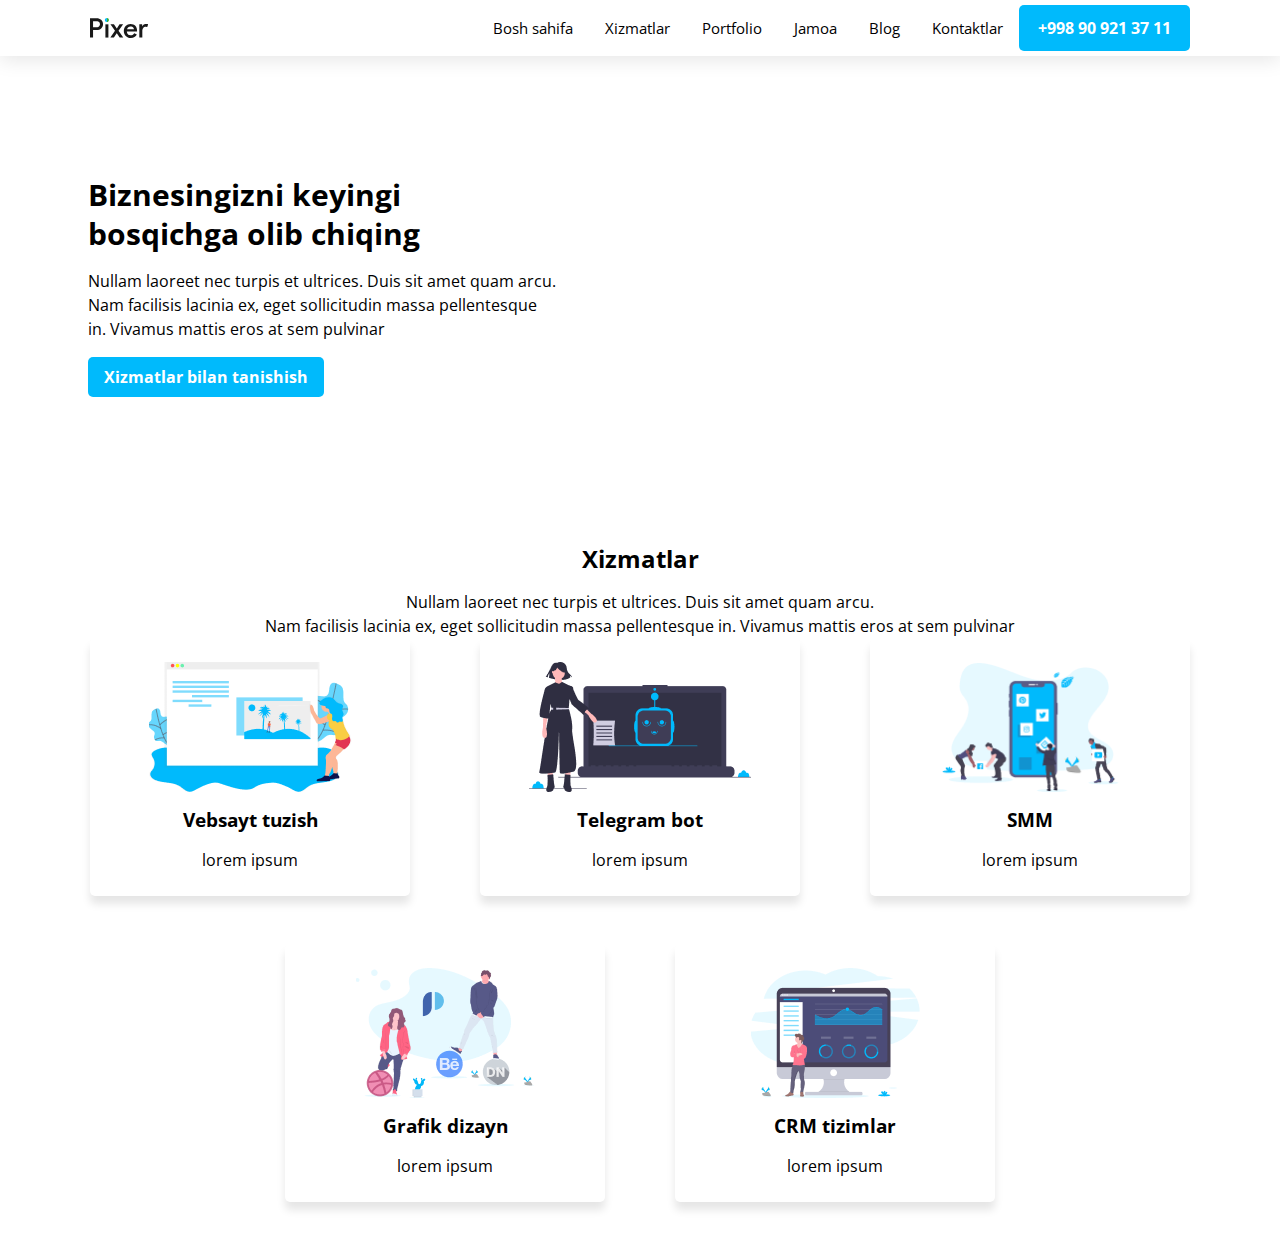
<file: index.html>
<!DOCTYPE html>
<html lang="en">
  <head>
    <meta charset="UTF-8" />
    <meta name="viewport" content="width=device-width, initial-scale=1.0" />
    <link rel="stylesheet" href="css/style.css" />
    <!-- <link rel="stylesheet" href="css/style.mini.css"> -->
    <link rel="stylesheet" href="css/normalize.css" />
    <title>pixer</title>
  </head>
  <body>
    <header class="header">
      <div class="header-container container">
        <a class="site-logo" href="">
          <img
            class="site-img"
            src="./images/pixer.svg"
            alt="Pixer website logo"
            width="58"
            height="20"
          />
        </a>

        <nav class="sitenav">
          <ul class="sitenav-list">
            <li class="sitenav-item">
              <a class="sitenav-link" href="#">Bosh sahifa</a>
            </li>
            <li class="sitenav-item">
              <!-- Inner-list -->
              <a class="sitenav-link" href="#">Xizmatlar</a>

              <ul class="sitenav-item-inner">
                <li class="sitenav-item-inner-item">
                  <a href="">Vebsayt</a>
                </li>
                <li class="sitenav-item-inner-item">
                  <a href="">Telegram bot</a>
                </li>
                <li class="sitenav-item-inner-item">
                  <a href="">SMM</a>
                </li>
                <li class="sitenav-item-inner-item">
                  <a href="">Grafik dizayn</a>
                </li>
                <li class="sitenav-item-inner-item">
                  <a href="">CRM tizim</a>
                </li>
              </ul>
            </li>
            <li class="sitenav-item">
              <a class="sitenav-link" href="#">Portfolio</a>
            </li>
            <li class="sitenav-item">
              <a class="sitenav-link" href="#">Jamoa</a>
            </li>
            <li class="sitenav-item">
              <a class="sitenav-link" href="#">Blog</a>
            </li>
            <li class="sitenav-item">
              <a class="sitenav-link" href="#">Kontaktlar</a>
            </li>
          </ul>
        </nav>

        <a class="header-btn btn" href="tel:+998909213711">+998 90 921 37 11</a>
      </div>
    </header>
    <main class="main">
      <!-- Hero start -->
      <section class="hero">
        <div class="hero-container container">
          <div class="hero-content">
            <h1 class="hero-title">
              Biznesingizni keyingi bosqichga olib chiqing
            </h1>
            <p class="hero-description">
              Nullam laoreet nec turpis et ultrices. Duis sit amet quam arcu.
              Nam facilisis lacinia ex, eget sollicitudin massa pellentesque
              <br />
              in. Vivamus mattis eros at sem pulvinar
            </p>
            <a class="hero-btn btn services-btn" href=""
              >Xizmatlar bilan tanishish</a
            >
          </div>
          <div class="hero-vido-wrapper">
            <iframe
              width="458"
              height="258"
              src="https://www.youtube.com/embed/6_pru8U2RmM"
              title="YouTube video player"
              frameborder="0"
              allow="accelerometer; autoplay; clipboard-write; encrypted-media; gyroscope; picture-in-picture; web-share"
              allowfullscreen
            ></iframe>
          </div>
        </div>
      </section>
      <!-- Hero-end -->

      <!-- services-section-strart -->
      <section class="services">
        <div class="services-content">
          <div class="sevices-container container">
            <h2 class="services-title">Xizmatlar</h2>
            <p class="sevices-description">
              Nullam laoreet nec turpis et ultrices. Duis sit amet quam arcu.
              <br />
              Nam facilisis lacinia ex, eget sollicitudin massa pellentesque in.
              Vivamus mattis eros at sem pulvinar
            </p>

            <ul class="services-list">
              <li class="services-item">
                <img
                  class="services-item-images"
                  src="./images/service.png"
                  alt=""
                  width="203"
                  height="130"
                  class="services-item-images"
                />
                <h3 class="sevices-item-title">Vebsayt tuzish</h3>
                <p class="services-item-description">lorem ipsum</p>
              </li>
              <li class="services-item">
                <img
                  class="services-item-images"
                  src="./images/bot-illustration.png"
                  alt="Telegram bot"
                  width="222"
                  height="130"
                  class="services-item-images"
                />
                <h3 class="sevices-item-title">Telegram bot</h3>
                <p class="services-item-description">lorem ipsum</p>
              </li>
              <li class="services-item">
                <img
                  class="services-item-images"
                  src="./images/smm-illustration.png"
                  alt=""
                  width="177"
                  height=""
                />
                <h3 class="sevices-item-title">SMM</h3>
                <p class="services-item-description">lorem ipsum</p>
              </li>
              <li class="services-item">
                <img
                  class="services-item-images"
                  src="./images/design-illustration.png"
                  alt=""
                  width="179"
                  height="130"
                />
                <h3 class="sevices-item-title">Grafik dizayn</h3>
                <p class="services-item-description">lorem ipsum</p>
              </li>
              <li class="services-item">
                <img
                  class="services-item-images"
                  src="./images/crm-illustration.png"
                  alt=""
                  width="169"
                  height="130"
                  class="services-item-images"
                />
                <h3 class="sevices-item-title">CRM tizimlar</h3>
                <p class="services-item-description">lorem ipsum</p>
              </li>
            </ul>
          </div>
        </div>
      </section>
      <!-- services-section-end -->
    </main>
    <footer class="footer"></footer>
  </body>
</html>
</file>
<file: css/style.css>
/* open-sans-regular - latin */
@font-face {
  font-display: swap; /* Check https://developer.mozilla.org/en-US/docs/Web/CSS/@font-face/font-display for other options. */
  font-family: "Open Sans";
  font-style: normal;
  font-weight: 400;
  src: url("../fonts/open-sans-v35-latin-regular.woff2") format("woff2"); /* Chrome 36+, Opera 23+, Firefox 39+, Safari 12+, iOS 10+ */
}
/* open-sans-700 - latin */
@font-face {
  font-display: swap; /* Check https://developer.mozilla.org/en-US/docs/Web/CSS/@font-face/font-display for other options. */
  font-family: "Open Sans";
  font-style: normal;
  font-weight: 700;
  src: url("../fonts/open-sans-v35-latin-700.woff2") format("woff2"); /* Chrome 36+, Opera 23+, Firefox 39+, Safari 12+, iOS 10+ */
}

*,
*::before,
*::after {
  margin: 0;
  padding: 0;
  box-sizing: border-box;
}

:root {
  --main-color: rgb(0, 186, 252);
  --main-color-hover: rgba(0, 186, 252, 0.8);
  --main-color-active: rgba(0, 186, 252, 0.6);
  --black-color: #000000;
  --dark-color: #191919;
  --bright-color: #ffffff;
  --dark-pale-color: rgb(25, 25, 25, 0.75);

  --main-ff: "Open Sans", Arial, sans-serif;
}

html {
  height: 100%;
  scroll-behavior: smooth;
}

a {
  display: inline-block;
  text-decoration: none;
}

img {
  display: flex;
  object-fit: cover;
}

ul,
ol {
  list-style: none;
}
h1 {
  margin: 0;
}

body {
  font-family: "Open Sans", sans-serif;
  font-size: 16px;
  line-height: 24px;
  font-weight: 400;
  color: var(--black-color);
  height: 100%;
}

.container {
  width: 100%;
  max-width: 1200px;
  margin-left: auto;
  margin-right: auto;
  padding-left: 50px;
  padding-right: 50px;
}

.btn {
  border-radius: 5px;
  padding: 8px 16px;
  color: var(--bright-color);
  font-weight: 700;
  background-color: var(--main-color);
}

.service-btn:hover {
  background-color: var(--main-color-hover);
}

.service-btn:active {
  background-color: var(--main-color-active);
}
/* HEADER */
.header {
  background: #fff;
  box-shadow: 0px 4px 20px 0px rgba(0, 0, 0, 0.1);
}

.header-container {
  display: flex;
  align-items: center;
  margin-bottom: 40px;
}

.container {
}

.site-logo {
  margin-right: auto;
}

.site-logo:hover {
  opacity: 0.8;
}

.site-logo:active {
  opacity: 0.4;
}

.site-logo-image {
}

.sitenav {
}

.sitenav-list {
  display: flex;
}

.sitenav-link {
  padding: 16px;
  color: var(--black-color);
  position: relative;
  transition: 0.3s;
  font-size: 15px;
}

.sitenav-link::before {
  content: "";
  display: inline-block;
  height: 3px;
  width: 0%;
  background-color: var(--dark-color);
  position: absolute;
  bottom: 0;
  transition: 0.3s;
  left: 0;
}

.sitenav-link:hover::before {
  width: 100%;
}

.sitenav-link:active {
  background-color: var(--dark-pale-color);
  color: var(--bright-color);
}

.sitenav-link:active::before {
  background-color: transparent;
}
.sitenav-item {
  position: relative;
}

.sitenav-item-inner {
  position: absolute;
  width: 132px;
  left: -13;

  opacity: 0;
  visibility: hidden;
  transition: 0.3s;
}
.sitenav-item:hover .sitenav-item-inner {
  opacity: 1;
  visibility: visible;
}

.sitenav-item-inner-item {
  background-color: var(--bright-color);
  padding-top: 8px;
  padding-bottom: 8px;
  border-radius: 5px;
}

.sitenav-item-inner-item a {
  padding: 8px 16px;
  width: 100%;
  color: var(--black-color);
}

.sitenav-item-inner-item :hover {
  background-color: var(--main-color);
  color: var(--bright-color);
}

.sitenav-item-inner-item :active {
  background-color: var(--main-color-active);
}

.header-btn {
  border: 3px solid transparent;
  transition: 0.3s;
}

.header-btn:hover {
  background-color: var(--bright-color);
  color: var(--main-color);
  border-color: var(--main-color);
}

/* Hero*/
.hero {
}
.hero-container {
  display: flex;
  justify-content: space-between;
  align-items: center;
  padding: 48px;
  margin-bottom: 29px;
}
.container {
}
.hero-content {
  width: 100%;
  max-width: 470px;
}
.hero-title {
  font-size: 30px;
  line-height: 39px;
  margin-bottom: 16px;
}
.hero-description {
  margin-bottom: 16px;
}
.hero-btn {
}
.btn {
}
.hero-vido-wrapper {
}
/* sevices */
.services {
  padding-top: 58px;
  padding-bottom: 50px;
}

.services-content {
  min-width: 719px;
  margin: 0 auto;
  text-align: center;
}

.services-title {
  font-weight: 700;
  line-height: 31.2px; /*  */
  margin-bottom: 16px;
}

.services-description {
  max-width: 719px;
  margin: 0 auto;
  margin-bottom: 16px;
}

.services-list {
  display: flex;
  align-items: center;
  justify-content: center;
  flex-wrap: wrap;
  column-gap: 70px;
  row-gap: 48px;
}

.services-item {
  width: 320px;
  padding: 24px;
  display: flex;
  align-items: center;
  flex-direction: column;
  justify-content: center;
  gap: 16px;
  border-radius: 5px;
  background: #fff;
  box-shadow: 0px 8px 8px 0px rgba(0, 0, 0, 0.1);
  user-select: none;
  transition: all 0.3 ease-in;
  cursor: pointer;
}

.services-item:hover {
  box-shadow: 0px 12px 21px 0px rgba(0, 0, 0, 0.1);
}
.services-item :active {
  box-shadow: 0px 12px 21px 0px rgba(0, 0, 0, 0.1);
}
</file>
